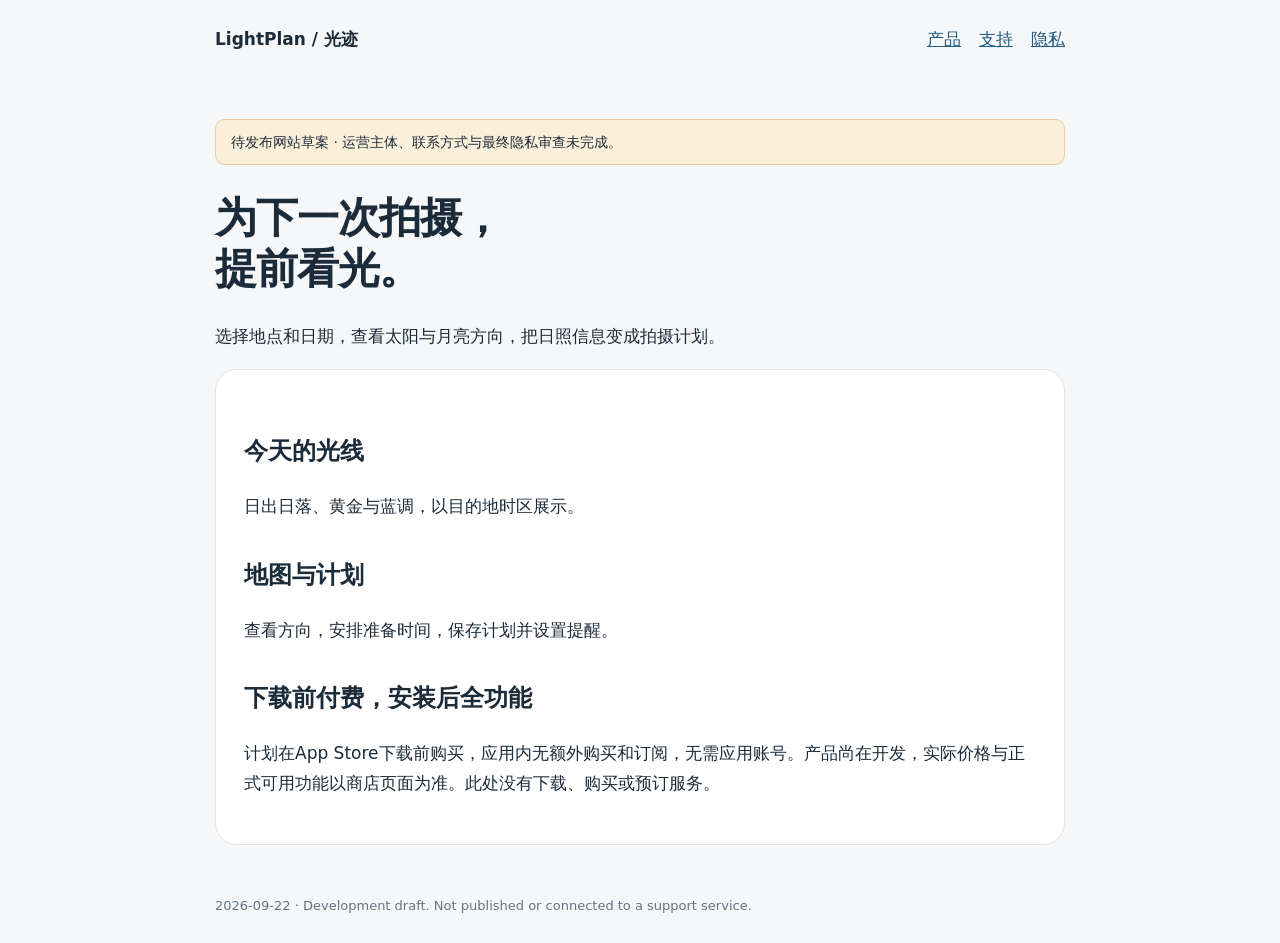
<file: site/index.html>
<!doctype html><html lang="zh-Hans"><head><meta charset="utf-8"><meta name="viewport" content="width=device-width,initial-scale=1"><title>提前规划下一次光线 · LightPlan</title><link rel="stylesheet" href="style.css"></head><body><header><strong>LightPlan / 光迹</strong><nav><a href="index.html">产品</a><a href="support.html">支持</a><a href="privacy.html">隐私</a></nav></header><main><p class="draft">待发布网站草案 · 运营主体、联系方式与最终隐私审查未完成。</p><h1>为下一次拍摄，<br>提前看光。</h1><p>选择地点和日期，查看太阳与月亮方向，把日照信息变成拍摄计划。</p><div class="card"><h2>今天的光线</h2><p>日出日落、黄金与蓝调，以目的地时区展示。</p><h2>地图与计划</h2><p>查看方向，安排准备时间，保存计划并设置提醒。</p><h2>下载前付费，安装后全功能</h2><p>计划在App Store下载前购买，应用内无额外购买和订阅，无需应用账号。产品尚在开发，实际价格与正式可用功能以商店页面为准。此处没有下载、购买或预订服务。</p></div></main><footer>2026-09-22 · Development draft. Not published or connected to a support service.</footer></body></html>
</file>
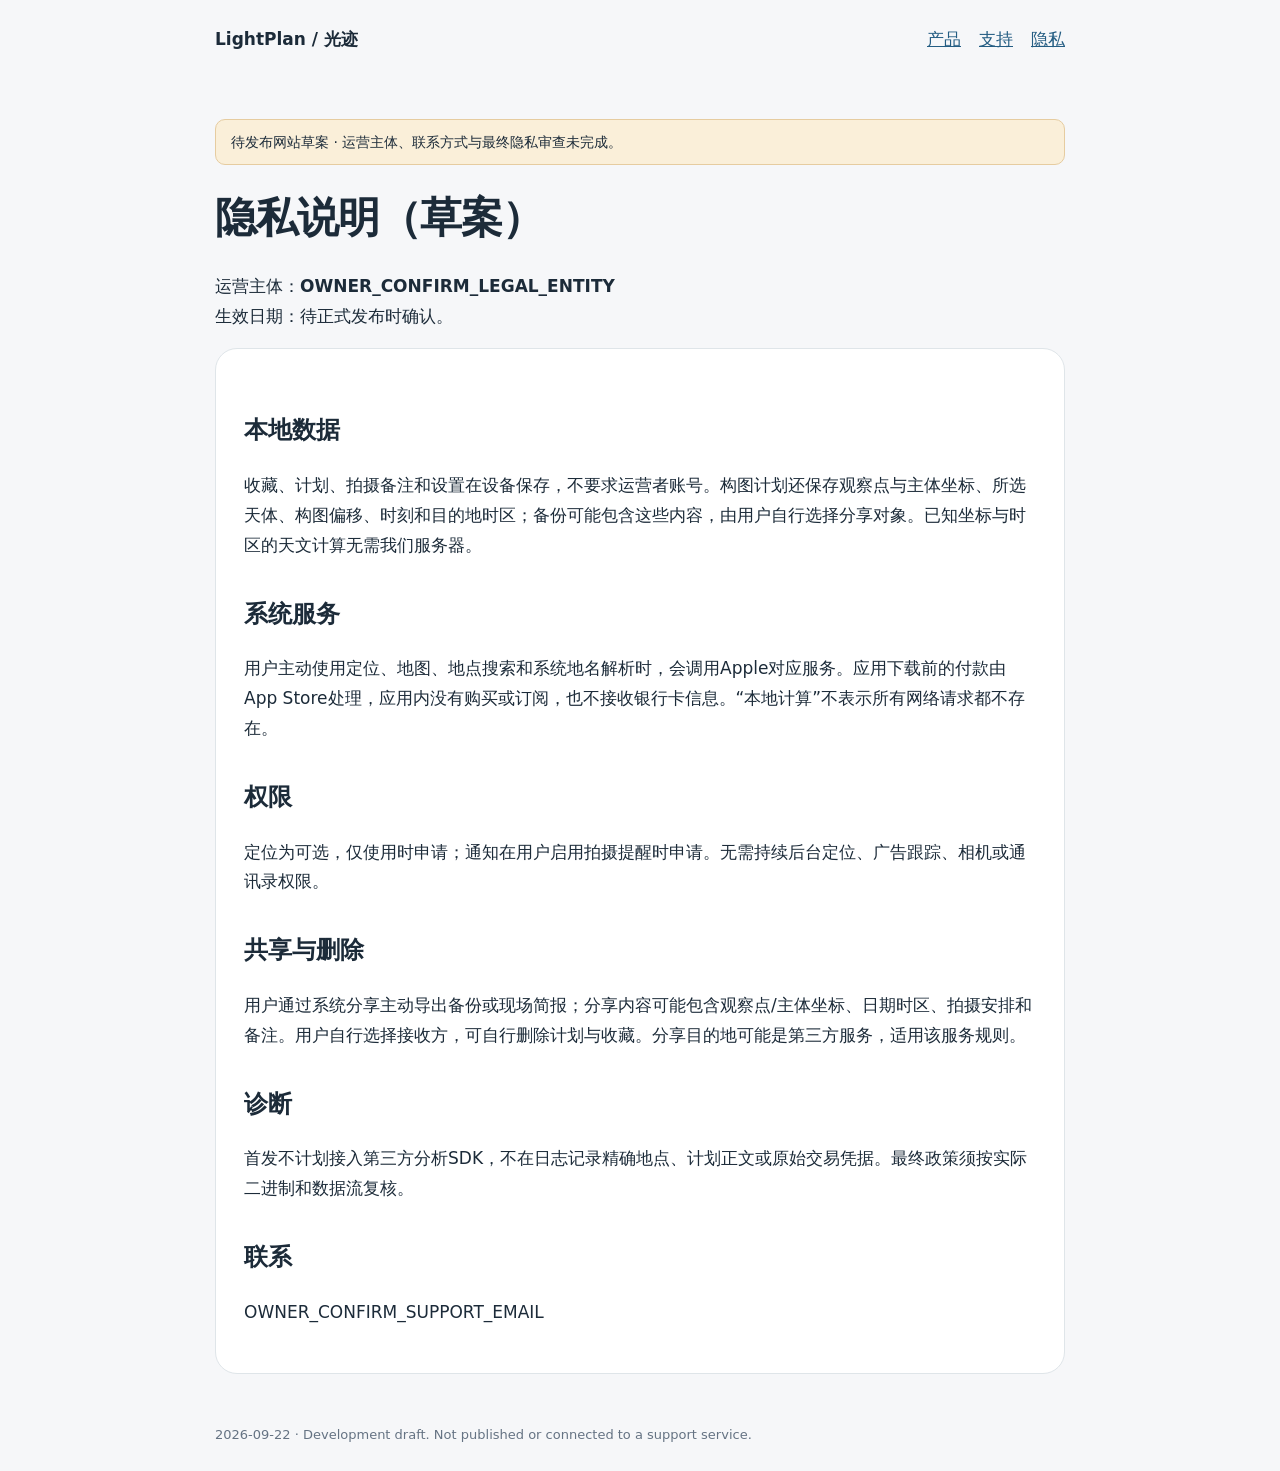
<file: site/privacy.html>
<!doctype html><html lang="zh-Hans"><head><meta charset="utf-8"><meta name="viewport" content="width=device-width,initial-scale=1"><title>隐私政策草案 · LightPlan</title><link rel="stylesheet" href="style.css"></head><body><header><strong>LightPlan / 光迹</strong><nav><a href="index.html">产品</a><a href="support.html">支持</a><a href="privacy.html">隐私</a></nav></header><main><p class="draft">待发布网站草案 · 运营主体、联系方式与最终隐私审查未完成。</p><h1>隐私说明（草案）</h1><p>运营主体：<strong>OWNER_CONFIRM_LEGAL_ENTITY</strong><br>生效日期：待正式发布时确认。</p><div class="card"><h2>本地数据</h2><p>收藏、计划、拍摄备注和设置在设备保存，不要求运营者账号。构图计划还保存观察点与主体坐标、所选天体、构图偏移、时刻和目的地时区；备份可能包含这些内容，由用户自行选择分享对象。已知坐标与时区的天文计算无需我们服务器。</p><h2>系统服务</h2><p>用户主动使用定位、地图、地点搜索和系统地名解析时，会调用Apple对应服务。应用下载前的付款由App Store处理，应用内没有购买或订阅，也不接收银行卡信息。“本地计算”不表示所有网络请求都不存在。</p><h2>权限</h2><p>定位为可选，仅使用时申请；通知在用户启用拍摄提醒时申请。无需持续后台定位、广告跟踪、相机或通讯录权限。</p><h2>共享与删除</h2><p>用户通过系统分享主动导出备份或现场简报；分享内容可能包含观察点/主体坐标、日期时区、拍摄安排和备注。用户自行选择接收方，可自行删除计划与收藏。分享目的地可能是第三方服务，适用该服务规则。</p><h2>诊断</h2><p>首发不计划接入第三方分析SDK，不在日志记录精确地点、计划正文或原始交易凭据。最终政策须按实际二进制和数据流复核。</p><h2>联系</h2><p>OWNER_CONFIRM_SUPPORT_EMAIL</p></div></main><footer>2026-09-22 · Development draft. Not published or connected to a support service.</footer></body></html>
</file>
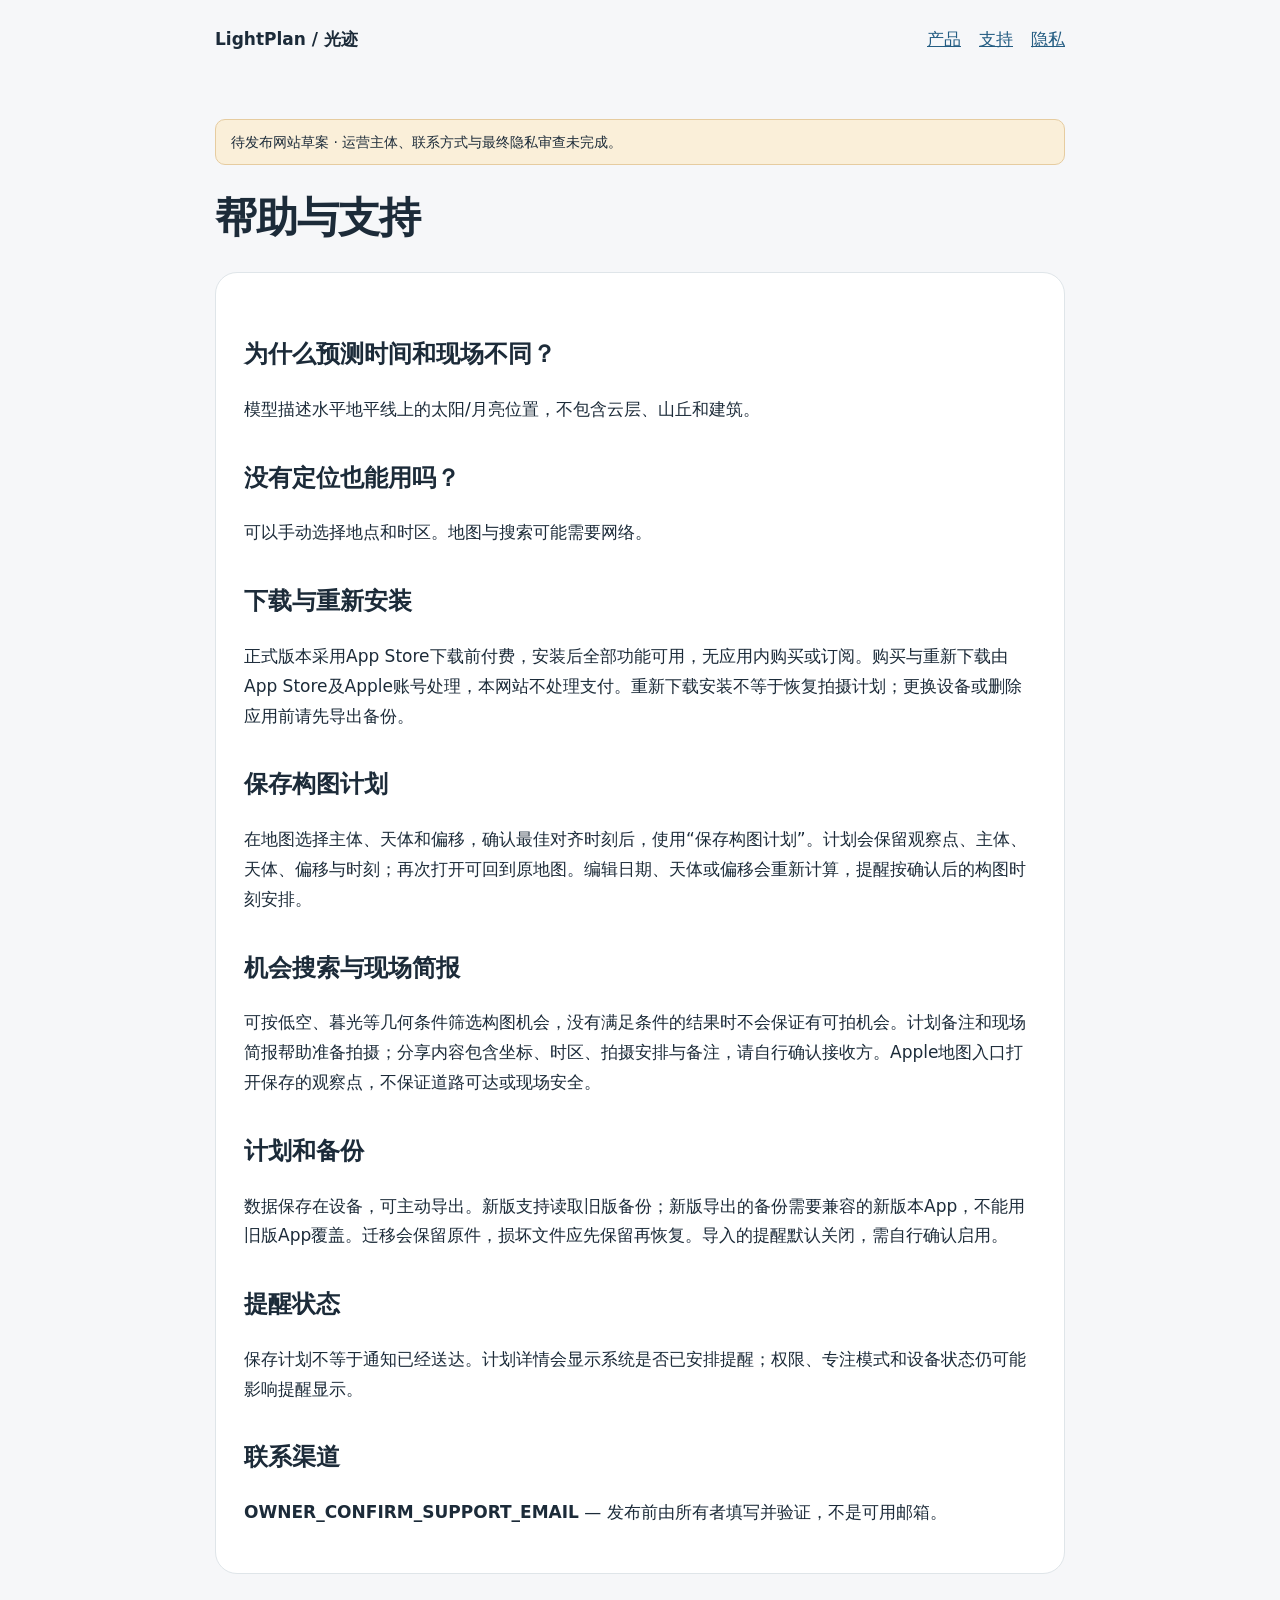
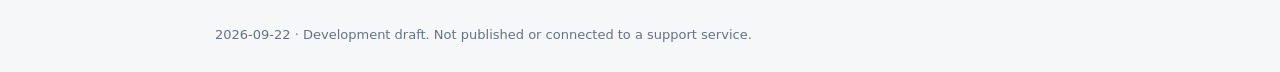
<file: site/support.html>
<!doctype html><html lang="zh-Hans"><head><meta charset="utf-8"><meta name="viewport" content="width=device-width,initial-scale=1"><title>支持 · LightPlan</title><link rel="stylesheet" href="style.css"></head><body><header><strong>LightPlan / 光迹</strong><nav><a href="index.html">产品</a><a href="support.html">支持</a><a href="privacy.html">隐私</a></nav></header><main><p class="draft">待发布网站草案 · 运营主体、联系方式与最终隐私审查未完成。</p><h1>帮助与支持</h1><div class="card"><h2>为什么预测时间和现场不同？</h2><p>模型描述水平地平线上的太阳/月亮位置，不包含云层、山丘和建筑。</p><h2>没有定位也能用吗？</h2><p>可以手动选择地点和时区。地图与搜索可能需要网络。</p><h2>下载与重新安装</h2><p>正式版本采用App Store下载前付费，安装后全部功能可用，无应用内购买或订阅。购买与重新下载由App Store及Apple账号处理，本网站不处理支付。重新下载安装不等于恢复拍摄计划；更换设备或删除应用前请先导出备份。</p><h2>保存构图计划</h2><p>在地图选择主体、天体和偏移，确认最佳对齐时刻后，使用“保存构图计划”。计划会保留观察点、主体、天体、偏移与时刻；再次打开可回到原地图。编辑日期、天体或偏移会重新计算，提醒按确认后的构图时刻安排。</p><h2>机会搜索与现场简报</h2><p>可按低空、暮光等几何条件筛选构图机会，没有满足条件的结果时不会保证有可拍机会。计划备注和现场简报帮助准备拍摄；分享内容包含坐标、时区、拍摄安排与备注，请自行确认接收方。Apple地图入口打开保存的观察点，不保证道路可达或现场安全。</p><h2>计划和备份</h2><p>数据保存在设备，可主动导出。新版支持读取旧版备份；新版导出的备份需要兼容的新版本App，不能用旧版App覆盖。迁移会保留原件，损坏文件应先保留再恢复。导入的提醒默认关闭，需自行确认启用。</p><h2>提醒状态</h2><p>保存计划不等于通知已经送达。计划详情会显示系统是否已安排提醒；权限、专注模式和设备状态仍可能影响提醒显示。</p><h2>联系渠道</h2><p><strong>OWNER_CONFIRM_SUPPORT_EMAIL</strong> — 发布前由所有者填写并验证，不是可用邮箱。</p></div></main><footer>2026-09-22 · Development draft. Not published or connected to a support service.</footer></body></html>
</file>
<file: site/style.css>
:root{font:17px/1.75 system-ui,-apple-system,sans-serif;color:#1c2b39;background:#f6f7f9}body{margin:0}main,header,footer{max-width:850px;margin:auto;padding:25px}header{display:flex;justify-content:space-between;gap:20px;flex-wrap:wrap}a{color:#245d83}nav{display:flex;gap:18px}h1{font-size:42px;line-height:1.2;letter-spacing:-1px}h2{font-size:24px;margin-top:32px}.card{background:#fff;border:1px solid #dfe5e9;padding:28px;border-radius:22px}.draft{padding:10px 15px;background:#faefd9;border:1px solid #e6cca0;border-radius:10px;font-size:14px}footer{font-size:13px;color:#657383}code{overflow-wrap:anywhere}@media(max-width:600px){main,header,footer{padding:20px}h1{font-size:32px}.card{padding:22px}}
</file>
